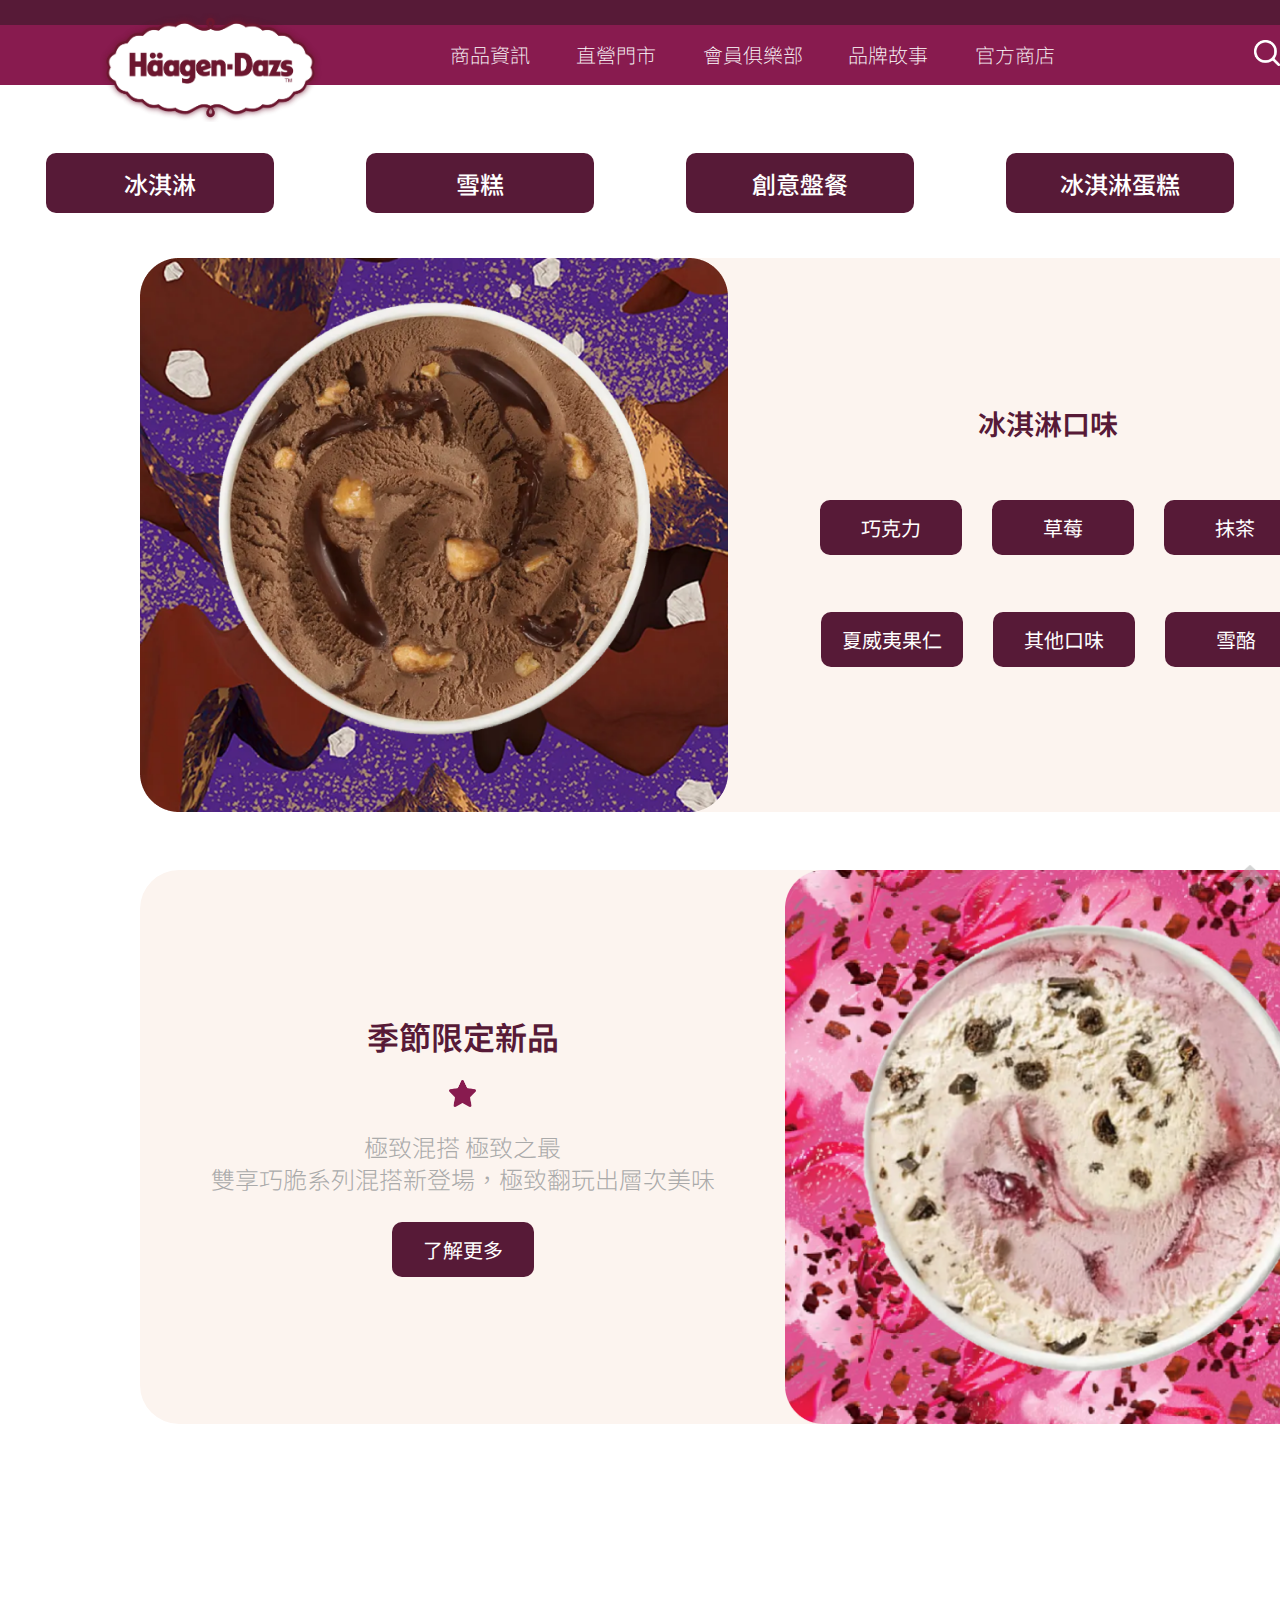
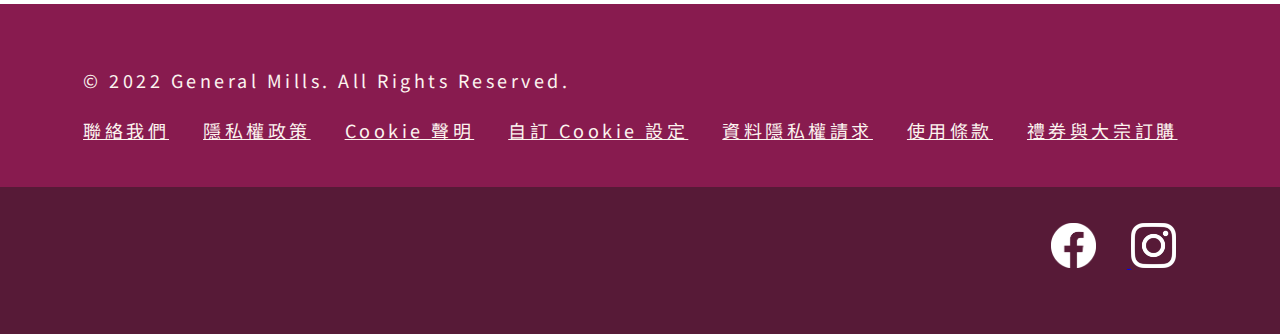
<file: allice.html>
<!DOCTYPE html>
<html lang="en">
<head>
    <meta charset="UTF-8">
    <meta http-equiv="X-UA-Compatible" content="IE=edge">
    <meta name="viewport" content="width=device-width, initial-scale=1.0">
    <title>商品資訊之冰吉寧</title>
    <link rel="stylesheet" href="allice.css">

    <script src="https://code.jquery.com/jquery-3.6.1.min.js"></script>
    <script src="ha.js"></script>

    <style>
        @import url('https://fonts.googleapis.com/css2?family=Noto+Sans+TC:wght@100;300;400;500;700;900&display=swap');
        </style>
</head>
<body>

    <header>
           <!-- navbar -->
    <div class="navbar">
        <div class="Rectangle1"></div>
        <a href="./index.html"><img src="img/HDicon.png" class="HDicon">   </a> 
        <div class="Rectangle2">
 
         <div class="navlist">
             <ul class="naav">         
          <li class="nav-list-item"> 
           <a href="#" class="nav">商品資訊</a>
           <ul class="下拉選單">
             <li class="nav-list-item"><a href="#"  class="下拉東">冰淇淋</a></li>
             <li class="nav-list-item"><a href="#"  class="下拉東">雪糕</a></li>
             <li class="nav-list-item"><a href="#"  class="下拉東">創意餐盤</a></li>
             <li class="nav-list-item"><a href="#"  class="下拉東">冰淇淋蛋糕</a></li>
           </ul>
         </li>
 
         <li ><a href="https://www.haagen-dazscakeorder.com/pages/shop-information" target=_blank class="nav">直營門市</a></li>
         <li ><a href="https://www.members.haagen-dazs.com.tw/" target=_blank  class="nav">會員俱樂部</a></li>
         <li ><a href="story.html"   class="nav">品牌故事</a></li>
         <li ><a href="https://www.haagen-dazscakeorder.com/?locale=zh-hant&utm_source=Officialwebsite&utm_medium=click&utm_campaign=20221004_shopline_officialwebsite&utm_content=Shopline" target=_blank  class="nav">官方商店</a></li>
          <img src="img/Seaarch.png" class="Seaarch">    
         </ul>
         </div> 
 
     </div>
    </header>


        <div class="commodity00">
            <a href="#"class="commodity01">
                <p class="commodity02">冰淇淋</p>
            </a>
            <a href="#"class="commodity01">
                <p class="commodity02">雪糕</p>
            </a>
            <a href="#"class="commodity01">
                <p class="commodity02">創意盤餐</p>
            </a>
            <a href="#"class="commodity01">
                <p class="commodity02">冰淇淋蛋糕</p>
            </a>
        </div>


    <main>
            <div class="alliceword">
                <img src="img/image 14.png" alt="14ice" class="Chice">
                <div class="bigtaste">
                    <p class="icetaste">冰淇淋口味</p>
                    <div class="taste1">
                        <a href="chocolate.html"class="taste00">
                            <p class="taste0">巧克力</p>
                        </a>

                        <a href="#"class="taste00">
                            <p class="taste0">草莓</p>
                        </a>

                        <a href="#"class="taste00">
                            <p class="taste0">抹茶</p>
                        </a>
                    </div>
                    <div class="taste2">
                        <a href="#" class="taste00">
                            <p class="taste01">夏威夷果仁</p>
                        </a>
                        <a href="#" class="taste00">
                            <p class="taste01">其他口味</p>
                        </a>
                        <a href="#" class="taste00">
                            <p class="taste0">雪酪</p>
                        </a>
                    </div>
                </div>
            </div>

            <div class="newice">
                <div class="bignew">
                    <p class="season">季節限定新品</p>
                    <img src="img/star.png" alt="star" class="star">
                   <p class="newword">極致混搭 極致之最<br>
                   雙享巧脆系列混搭新登場，極致翻玩出層次美味</p>
                   <a href="#" class="MORE00">
                       <p class="MORE01">了解更多</p>
                    </a>
                </div>
                <img src="img/image 15.png" alt="Stice" class="Stice">
        </div>

     <div class="back-top" title="回頂部"></div>


        <!-- <div>
            <img src="img/top.png" alt="top" class="top">
        </div> -->
    </main>

    <footer>
        <div class="footer-1">
      
      
       <div class="footer1-content">
            <div class="C2022">© 2022 General Mills. All Rights Reserved.</div>
          <div class="footerlist">
            <ul class="naav">
         <li ><a href="https://contactus.generalmills.com/?page=https://haagen-dazs.com.tw/&language=zh-hant"  target=_blank class="footer-text">聯絡我們</a></li>
         <li ><a href="https://www.generalmills.com/privacy-security/taiwan-traditional-chinese-privacy-policy" target=_blank class="footer-text" >隱私權政策</a></li>
         <li ><a href="https://www.generalmills.com/privacy-security/taiwan-traditional-chinese-privacy-policy#cookienotice" target=_blank class="footer-text" >Cookie 聲明</a></li>
         <li><a href="https://privacyportal.onetrust.com/webform/3fab4271-6836-4aa0-8642-6dfa1fba8014/893f829b-eda3-414d-9c05-9d7f11deb871" target=_blank class="footer-text">自訂 Cookie 設定</a></li>
         <li><a href="https://www.generalmills.com.tw/zh-TW/Company/terms-of-use" target=_blank class="footer-text">資料隱私權請求</a></li>
         <li><a href="https://www.generalmills.com.tw/zh-TW/Company/terms-of-use" target=_blank class="footer-text">使用條款</a></li>
         <li ><a href="https://www.haagen-dazs.com.tw/voucher" target=_blank class="footer-text">禮券與大宗訂購</a></li>
        </ul>
        </div> 
       </div>
      </div>
      
      
      
      
        <div class="footer-2">
      
          <div class="ig-fb">
            <a href="https://www.facebook.com/haagen.dazs.tw/"   target=_blank><img src="img/facebook.png"  class="facebook">
            </a>
      
            <a href="https://www.instagram.com/haagendazstw/"  target=_blank><img src="img/instagram.png" class="instagram">
            </a>
            </div>
          </div>
      
      </footer>

</body>
</html>
</file>
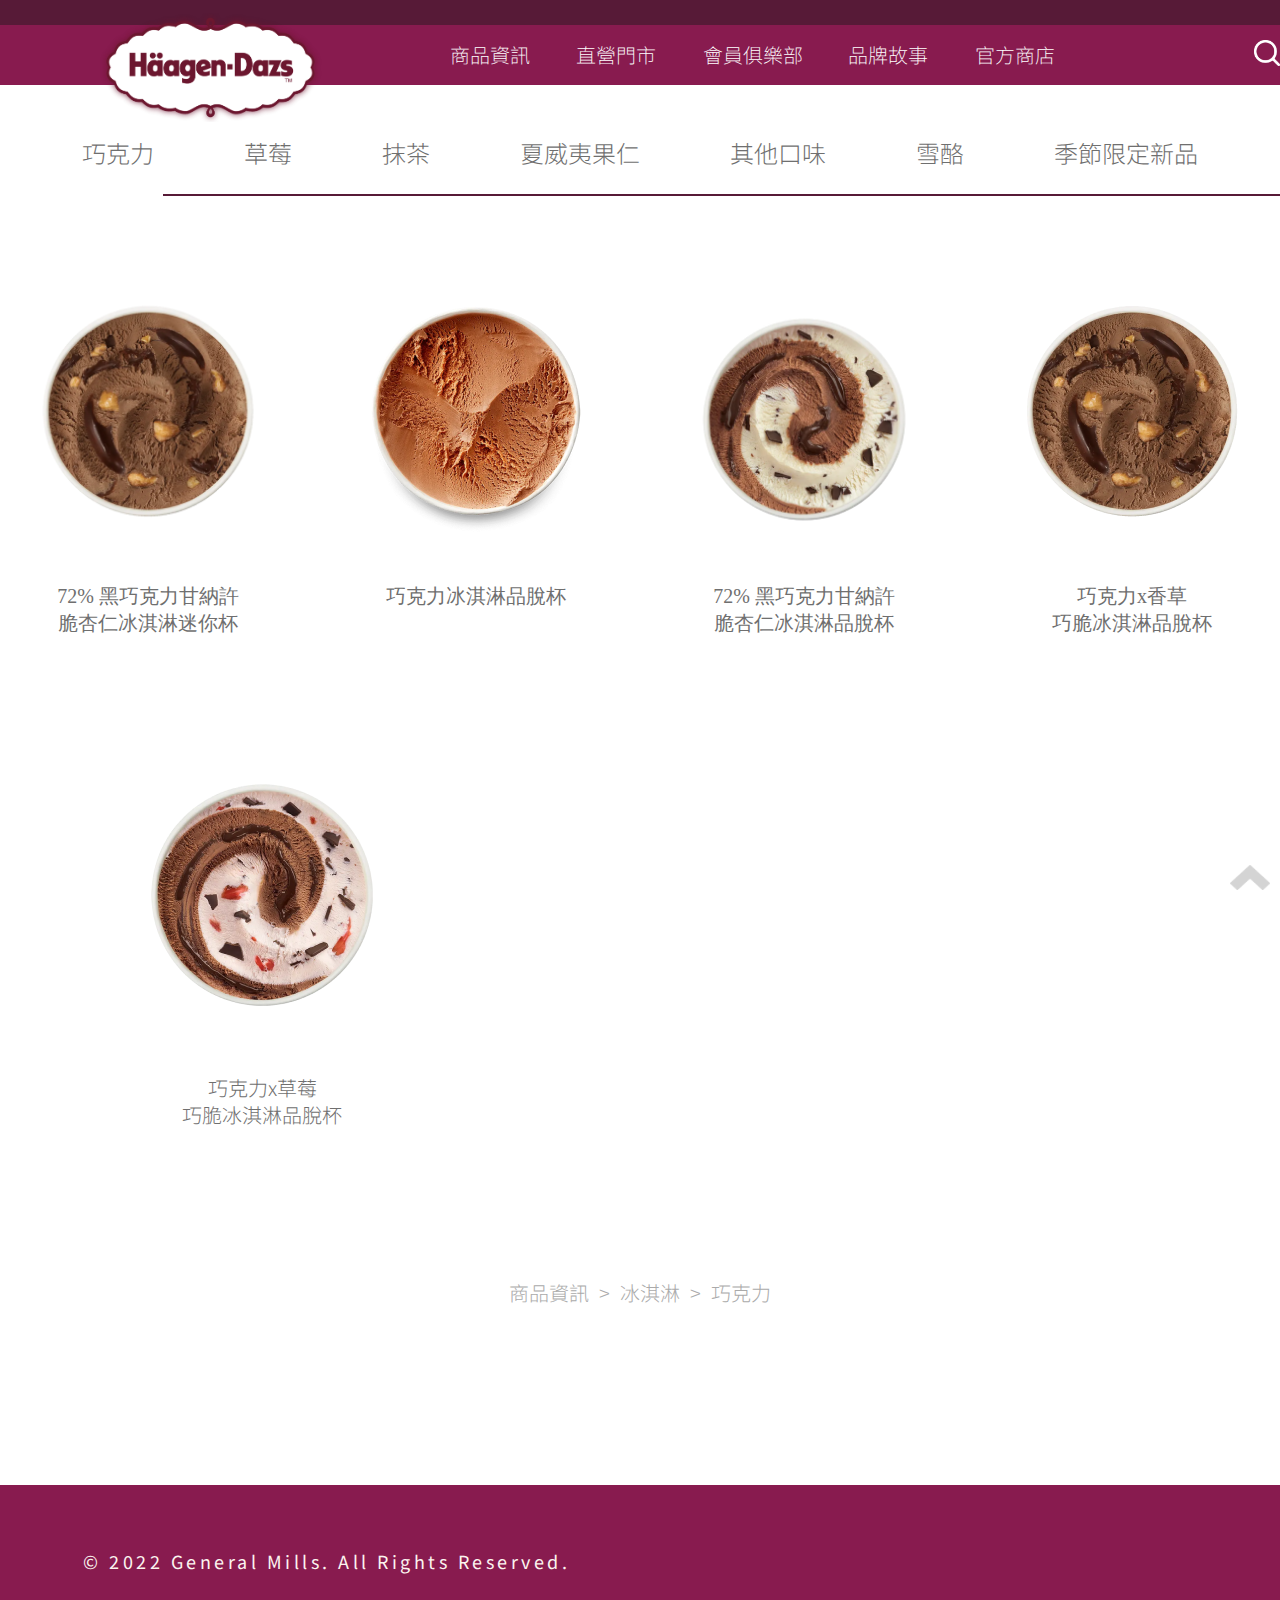
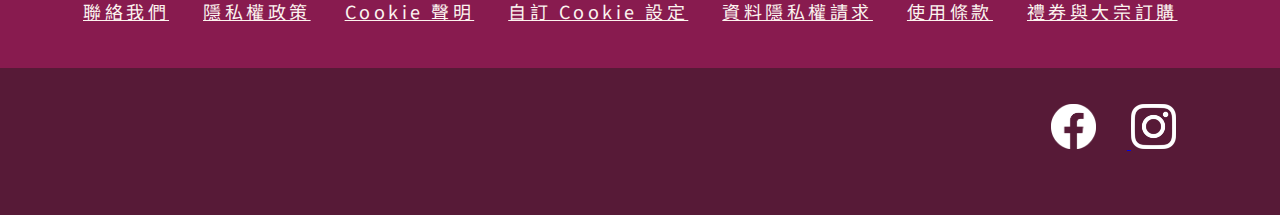
<file: chocolate.html>
<!DOCTYPE html>
<html lang="en">
<head>
    <meta charset="UTF-8">
    <meta http-equiv="X-UA-Compatible" content="IE=edge">
    <meta name="viewport" content="width=device-width, initial-scale=1.0">
    <title>好多巧克力</title>
    <link rel="stylesheet" href="chocolate.css">

    <script src="https://code.jquery.com/jquery-3.6.1.min.js"></script>
    <script src="ha.js"></script>

    <style>
        @import url('https://fonts.googleapis.com/css2?family=Noto+Sans+TC:wght@100;300;400;500;700;900&display=swap');
        </style>
</head>

<body>

    <header>
    
    <!-- navbar -->
    <div class="navbar">
        <div class="Rectangle1"></div>
        <a href="./index.html"><img src="img/HDicon.png" class="HDicon">   </a> 
        <div class="Rectangle2">
 
         <div class="navlist">
             <ul class="naav">         
          <li class="nav-list-item"> 
           <a href="#" class="nav">商品資訊</a>
           <ul class="下拉選單">
             <li class="nav-list-item"><a href="allice.html"  class="下拉東">冰淇淋</a></li>
             <li class="nav-list-item"><a href="#"  class="下拉東">雪糕</a></li>
             <li class="nav-list-item"><a href="#"  class="下拉東">創意餐盤</a></li>
             <li class="nav-list-item"><a href="#"  class="下拉東">冰淇淋蛋糕</a></li>
           </ul>
         </li>
 
         <li ><a href="https://www.haagen-dazscakeorder.com/pages/shop-information" target=_blank class="nav">直營門市</a></li>
         <li ><a href="https://www.members.haagen-dazs.com.tw/" target=_blank  class="nav">會員俱樂部</a></li>
         <li ><a href="story.html"   class="nav">品牌故事</a></li>
         <li ><a href="https://www.haagen-dazscakeorder.com/?locale=zh-hant&utm_source=Officialwebsite&utm_medium=click&utm_campaign=20221004_shopline_officialwebsite&utm_content=Shopline" target=_blank  class="nav">官方商店</a></li>
          <img src="img/Seaarch.png" class="Seaarch">    
         </ul>
         </div> 
 
     </div>
     </header>

        <div class="tastewhat00">
            <a href="#" class="tastewhat01">巧克力</a>
            <a href="#" class="tastewhat01">草莓</a>
            <a href="#" class="tastewhat01">抹茶</a>
            <a href="#" class="tastewhat01">夏威夷果仁</a>
            <a href="#" class="tastewhat01">其他口味</a>
            <a href="#" class="tastewhat01">雪酪</a>
            <a href="#" class="tastewhat01">季節限定新品</a>
        </div>

        <div class="line"></div>

     <main>

        <div class="allchocolate">
            <div class="chocolateone">
                    <a href="#" class="chocolate01">
                        <img src="img/image 19.png" alt="chocolate02" class="chocolate02">
                        <p class="chocolate03">72% 黑巧克力甘納許<br>脆杏仁冰淇淋迷你杯</p>
                    </a>
                    <a href="#" class="chocolate01">
                        <img src="img/image 20.png" alt="chocolate02" class="chocolate02">
                        <p class="chocolate03">巧克力冰淇淋品脫杯</p>
                    </a>
                    <a href="#" class="chocolate01">
                        <img src="img/image 21.png" alt="chocolate02" class="chocolate02">
                        <p class="chocolate03">72% 黑巧克力甘納許<br>脆杏仁冰淇淋品脫杯</p>
                    </a>
                    <a href="#" class="chocolate01">
                        <img src="img/image 22.png" alt="chocolate02" class="chocolate02">
                        <p class="chocolate03">巧克力x香草<br>巧脆冰淇淋品脫杯</p>
                    </a>
            </div>

            <div class="chocolatetwo">
                    <a href="#" class="chocolate012" >
                        <img src="img/image 23.png" alt="chocolate02" class="chocolate022">
                        <p class="chocolate032">巧克力x草莓<br>巧脆冰淇淋品脫杯</p>
                    </a>
            </div>
        </div>

        <div class="menu02">
            <a href="#" class="menu021">商品資訊</a>
            <p class="menu022">></p>
            <a href="#" class="menu021">冰淇淋</a>
            <p class="menu022">></p>
            <a href="#" class="menu021">巧克力</a>
        </div>
     </main>

     <div class="back-top" title="回頂部"></div>

</body>

<footer>
        <div class="footer-1">
      
      
       <div class="footer1-content">
            <div class="C2022">© 2022 General Mills. All Rights Reserved.</div>
          <div class="footerlist">
            <ul class="naav">
         <li ><a href="https://contactus.generalmills.com/?page=https://haagen-dazs.com.tw/&language=zh-hant"  target=_blank class="footer-text">聯絡我們</a></li>
         <li ><a href="https://www.generalmills.com/privacy-security/taiwan-traditional-chinese-privacy-policy" target=_blank class="footer-text" >隱私權政策</a></li>
         <li ><a href="https://www.generalmills.com/privacy-security/taiwan-traditional-chinese-privacy-policy#cookienotice" target=_blank class="footer-text" >Cookie 聲明</a></li>
         <li><a href="https://privacyportal.onetrust.com/webform/3fab4271-6836-4aa0-8642-6dfa1fba8014/893f829b-eda3-414d-9c05-9d7f11deb871" target=_blank class="footer-text">自訂 Cookie 設定</a></li>
         <li><a href="https://www.generalmills.com.tw/zh-TW/Company/terms-of-use" target=_blank class="footer-text">資料隱私權請求</a></li>
         <li><a href="https://www.generalmills.com.tw/zh-TW/Company/terms-of-use" target=_blank class="footer-text">使用條款</a></li>
         <li ><a href="https://www.haagen-dazs.com.tw/voucher" target=_blank class="footer-text">禮券與大宗訂購</a></li>
        </ul>
        </div> 
       </div>
      </div>
      
      
      
      
        <div class="footer-2">
      
          <div class="ig-fb">
            <a href="https://www.facebook.com/haagen.dazs.tw/"   target=_blank><img src="img/facebook.png"  class="facebook">
            </a>
      
            <a href="https://www.instagram.com/haagendazstw/"  target=_blank><img src="img/instagram.png" class="instagram">
            </a>
            </div>
          </div>
      
      </footer>
</file>
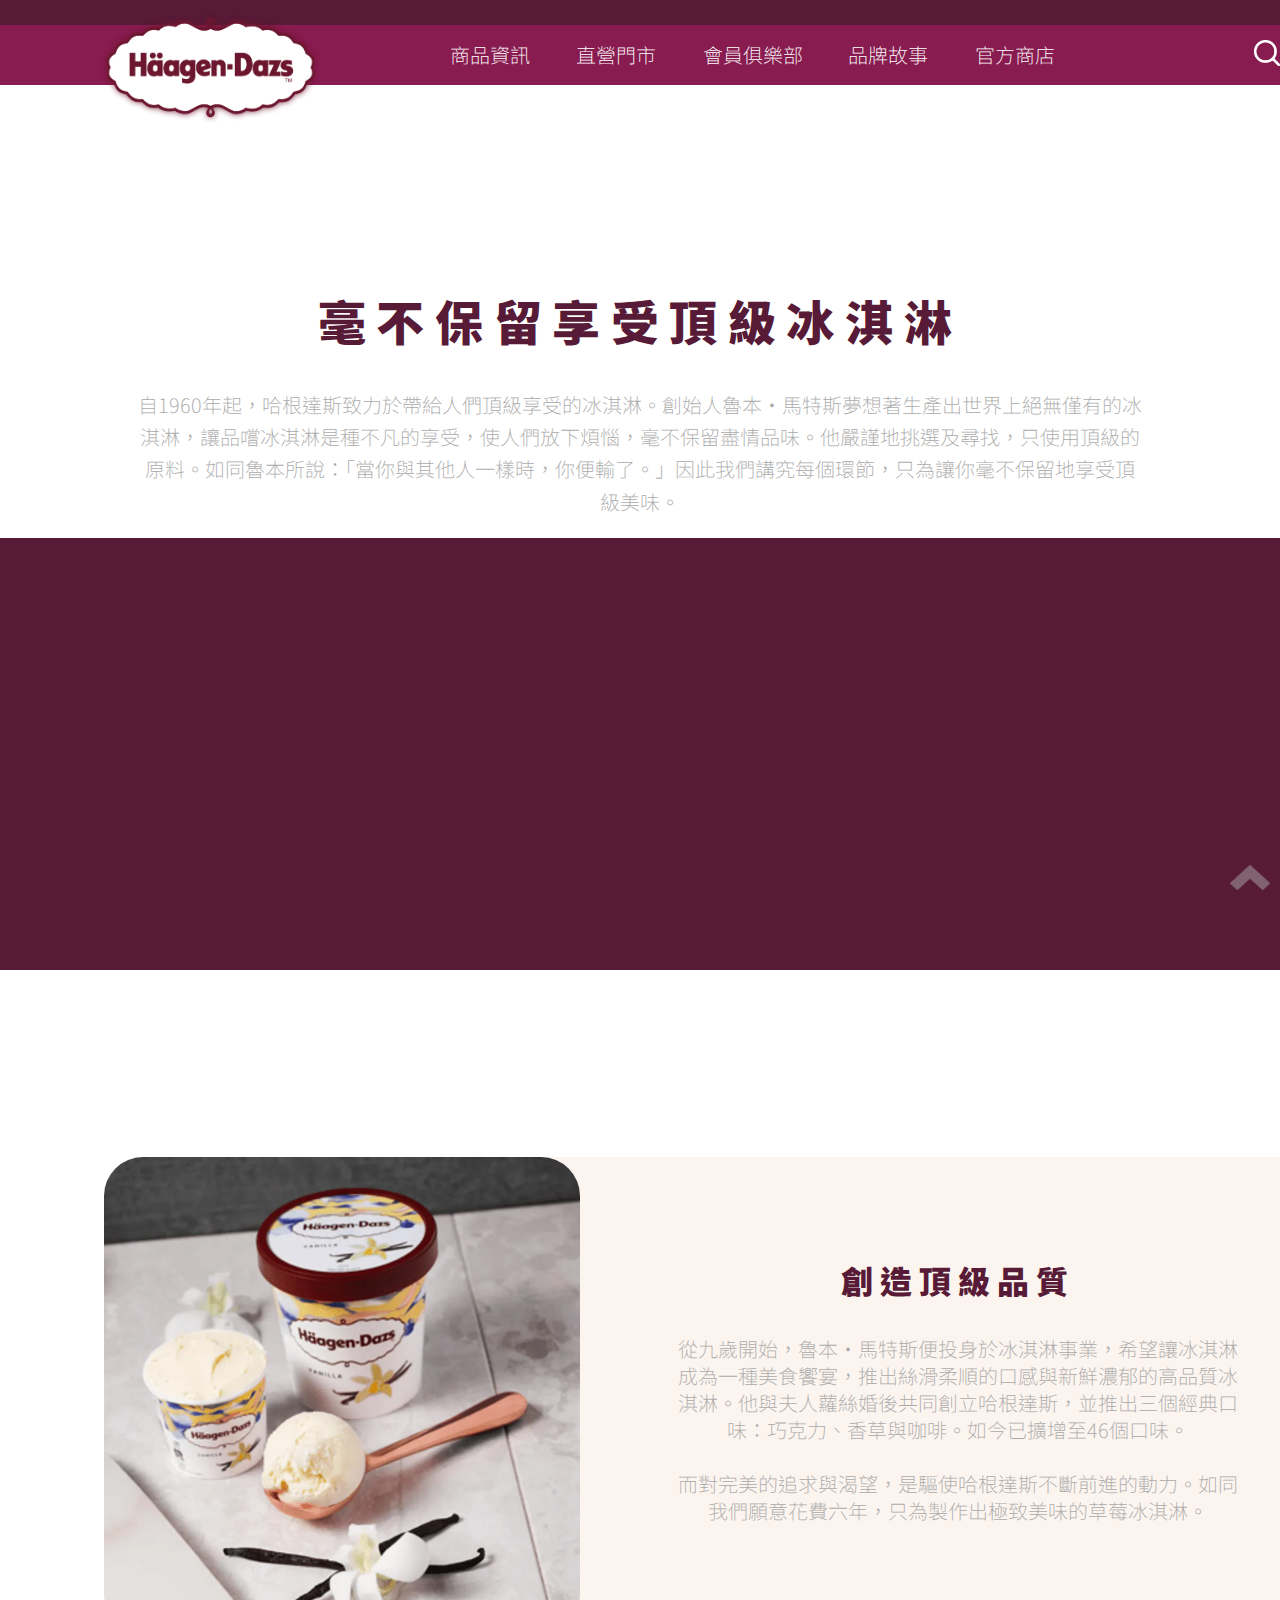
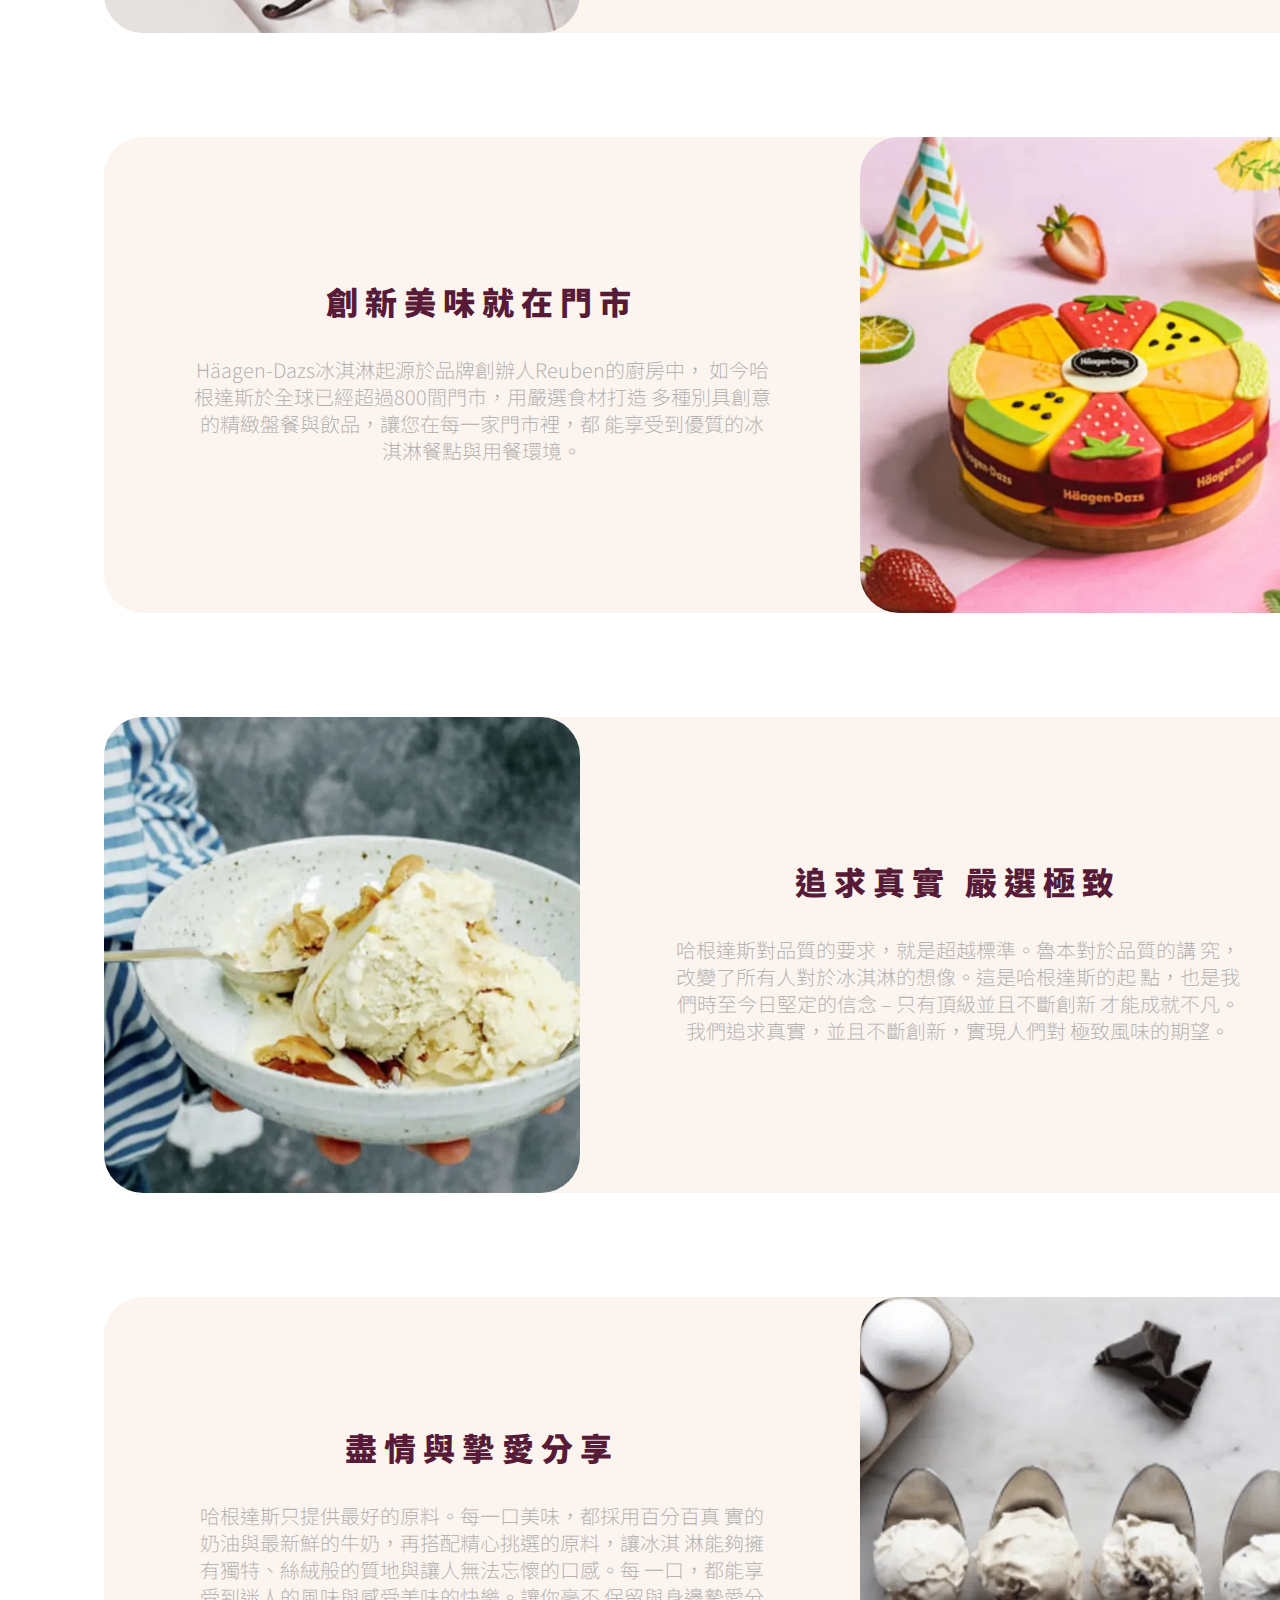
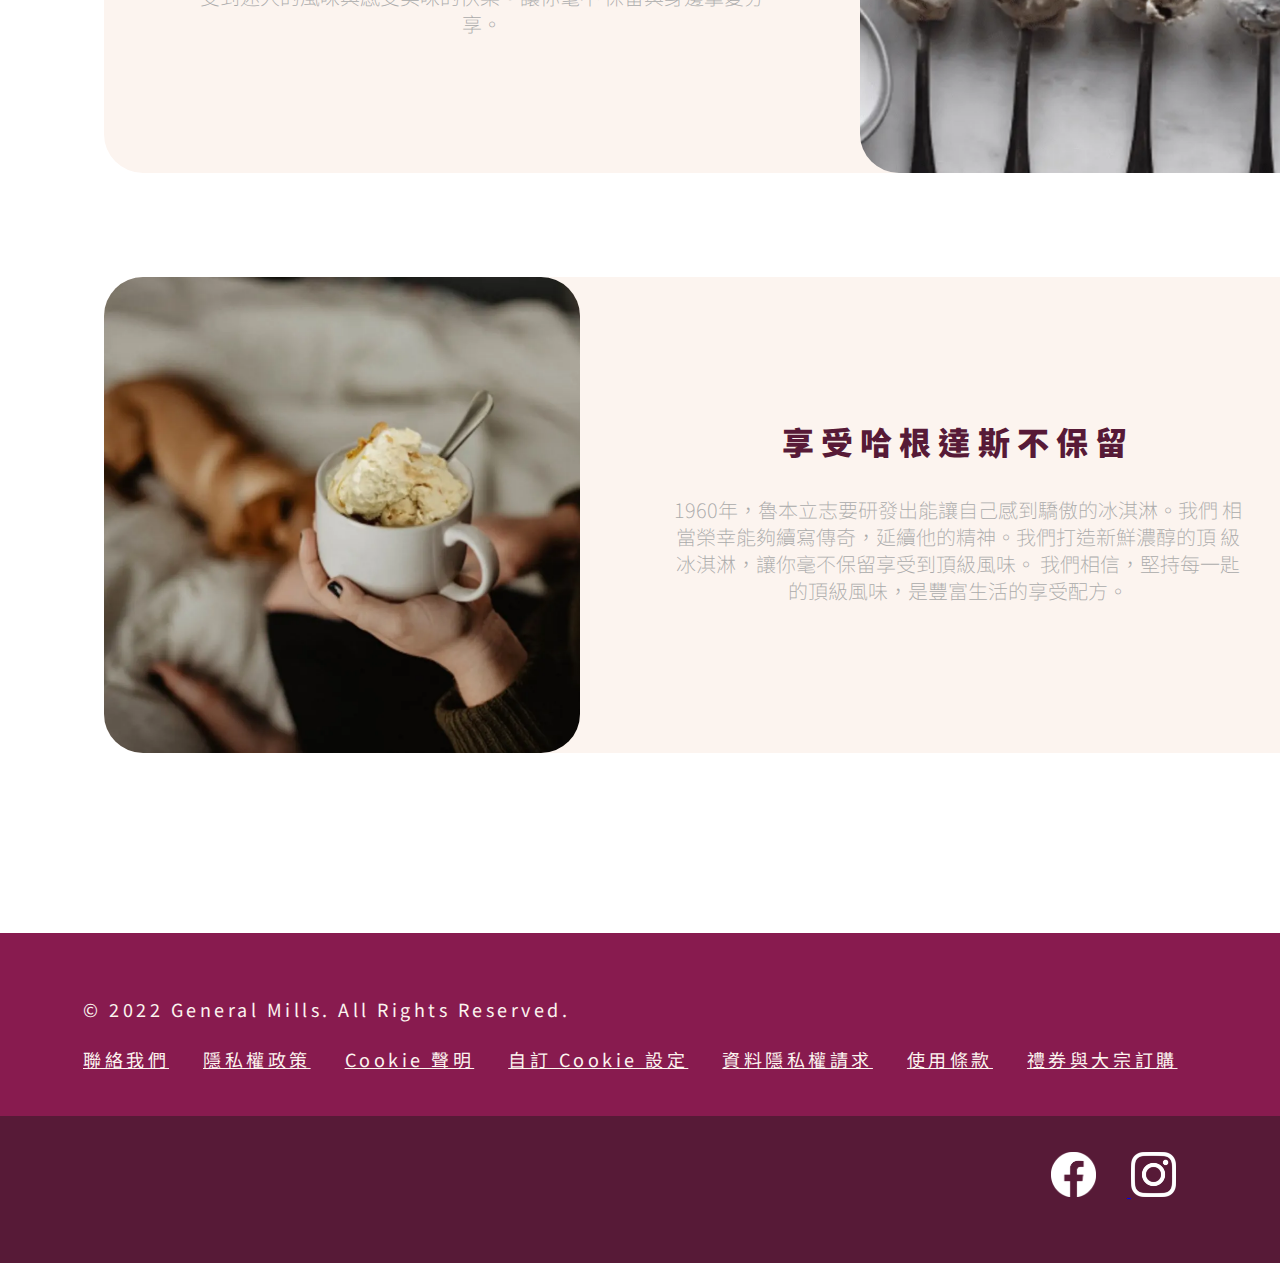
<file: story.html>
<!DOCTYPE html>
<html>
    <head>
        <style>
            @import url('https://fonts.googleapis.com/css2?family=Noto+Sans+TC:wght@100;300;400;500;700;900&display=swap');
        </style>
        <link rel = "stylesheet" href = "./story_style.css">
        <script src="https://code.jquery.com/jquery-3.6.1.min.js"></script>
    <script src="ha.js"></script>
        <title>Häagen-Dazs website_HW</title>
    </head>
    <body>
            <header>
                <div class="navbar">
                    <div class="Rectangle1"></div>
                    <a href="./index.html"><img src="img/HDicon.png" class="HDicon">   </a> 
                    <div class="Rectangle2">
        
                    <div class="navlist">
                        <ul class="naav">         
                            <li class="nav-list-item"> 
                                <a href="#" class="nav">商品資訊</a>
                                <ul class="下拉選單">
                                    <li class="nav-list-item"><a href="allice.html"  class="下拉東">冰淇淋</a></li>
                                    <li class="nav-list-item"><a href="#"  class="下拉東">雪糕</a></li>
                                    <li class="nav-list-item"><a href="#"  class="下拉東">創意餐盤</a></li>
                                    <li class="nav-list-item"><a href="#"  class="下拉東">冰淇淋蛋糕</a></li>
                                </ul>
                            </li>
        
                            <li ><a href="https://www.haagen-dazscakeorder.com/pages/shop-information" class="nav">直營門市</a></li>
                            <li ><a href="https://www.members.haagen-dazs.com.tw/" class="nav">會員俱樂部</a></li>
                            <li ><a href="#" class="nav">品牌故事</a></li>
                            <li ><a href="https://www.haagen-dazscakeorder.com/?locale=zh-hant&utm_source=Officialwebsite&utm_medium=click&utm_campaign=20221004_shopline_officialwebsite&utm_content=Shopline" class="nav">官方商店</a></li>
                            <img src="img/Seaarch.png" class="Search">    
                        </ul>
                    </div> 
                </div>
            </header>
            <body>
                <div class = "part1">
                    <h1 class = "part1_title">毫不保留享受頂級冰淇淋</h1>
                    <p class="PP">自1960年起，哈根達斯致力於帶給人們頂級享受的冰淇淋。創始人魯本‧馬特斯夢想著生產出世界上絕無僅有的冰淇淋，讓品嚐冰淇淋是種不凡的享受，使人們放下煩惱，毫不保留盡情品味。他嚴謹地挑選及尋找，只使用頂級的原料。如同魯本所說：「當你與其他人一樣時，你便輸了。」因此我們講究每個環節，只為讓你毫不保留地享受頂級美味。</p>
                    <div class = "part1_viedo">
                        <iframe width="765" height="432" src="https://www.youtube.com/embed/fQvtiS2Tx5M"
                        title="YouTube video player" frameborder="0"
                        allow="accelerometer; autoplay; clipboard-write; encrypted-media; gyroscope; picture-in-picture"
                        allowfullscreen></iframe>
                    </div>
                </div>
                <div class = "part2">
                    <div class = "pic_left">
                        <img src = "img/pic1.png" alt = "story_1" class = "story_pic">
                        <div class = part2_word>
                            <h1 class = "part2_title">創造頂級品質</h1>
                            <p>從九歲開始，魯本‧馬特斯便投身於冰淇淋事業，希望讓冰淇淋
                                成為一種美食饗宴，推出絲滑柔順的口感與新鮮濃郁的高品質冰
                                淇淋。他與夫人蘿絲婚後共同創立哈根達斯，並推出三個經典口
                                味：巧克力、香草與咖啡。如今已擴增至46個口味。
                            <br>
                            <br>
                                而對完美的追求與渴望，是驅使哈根達斯不斷前進的動力。如同
                                我們願意花費六年，只為製作出極致美味的草莓冰淇淋。</p>
                        </div>
                    </div>
                    <div class = "pic_right">
                        <img src = "img/pic2.png" alt = "story_2" class = "story_pic">
                        <div class = "part2_word">
                            <h1 class = "part2_title">創新美味就在門市</h1>
                            <p>Häagen-Dazs冰淇淋起源於品牌創辦人Reuben的廚房中，
                                如今哈根達斯於全球已經超過800間門市，用嚴選食材打造
                                多種別具創意的精緻盤餐與飲品，讓您在每一家門市裡，都
                                能享受到優質的冰淇淋餐點與用餐環境。</p>
                        </div>
                    </div>
                    <div class = "pic_left">
                        <img src = "img/pic3.png" alt = "story_3" class = "story_pic">
                        <div class = "part2_word">    
                            <h1 class = "part2_title">追求真實 嚴選極致</h1>
                            <p>哈根達斯對品質的要求，就是超越標準。魯本對於品質的講
                                究，改變了所有人對於冰淇淋的想像。這是哈根達斯的起
                                點，也是我們時至今日堅定的信念 – 只有頂級並且不斷創新
                                才能成就不凡。我們追求真實，並且不斷創新，實現人們對
                                極致風味的期望。</p>
                        </div>
                    </div>
                    <div class = "pic_right">
                        <img src = "img/pic4.png" alt = "story_4" class = "story_pic">
                        <div class = "part2_word">
                            <h1 class = "part2_title">盡情與摯愛分享</h1>
                            <p>哈根達斯只提供最好的原料。每一口美味，都採用百分百真
                                實的奶油與最新鮮的牛奶，再搭配精心挑選的原料，讓冰淇
                                淋能夠擁有獨特、絲絨般的質地與讓人無法忘懷的口感。每
                                一口，都能享受到迷人的風味與感受美味的快樂。讓你毫不
                                保留與身邊摯愛分享。</p>
                        </div>
                    </div>
                    <div class = "pic_left">
                        <img src = "img/pic5.png" alt = "story_5" class = "story_pic">
                        <div class = "part2_word">
                        <h1 class = "part2_title">享受哈根達斯不保留</h1>
                            <p>1960年，魯本立志要研發出能讓自己感到驕傲的冰淇淋。我們
                                相當榮幸能夠續寫傳奇，延續他的精神。我們打造新鮮濃醇的頂
                                級冰淇淋，讓你毫不保留享受到頂級風味。
                                我們相信，堅持每一匙的頂級風味，是豐富生活的享受配方。</p>
                        </div>
                    </div>
                    <!-- <img src = "picture/top.png" alt = "top" class = "top"> -->
                    <div class="back-top" title="回頂部"></div>
                </div>
            </body>
            <footer>
                <div class="footer-1">
              
              
               <div class="footer1-content">
                    <div class="C2022">© 2022 General Mills. All Rights Reserved.</div>
                  <div class="footerlist">
                    <ul class="naav">
                 <li ><a href="https://contactus.generalmills.com/?page=https://haagen-dazs.com.tw/&language=zh-hant"  target=_blank class="footer-text">聯絡我們</a></li>
                 <li ><a href="https://www.generalmills.com/privacy-security/taiwan-traditional-chinese-privacy-policy" target=_blank class="footer-text" >隱私權政策</a></li>
                 <li ><a href="https://www.generalmills.com/privacy-security/taiwan-traditional-chinese-privacy-policy#cookienotice" target=_blank class="footer-text" >Cookie 聲明</a></li>
                 <li><a href="https://privacyportal.onetrust.com/webform/3fab4271-6836-4aa0-8642-6dfa1fba8014/893f829b-eda3-414d-9c05-9d7f11deb871" target=_blank class="footer-text">自訂 Cookie 設定</a></li>
                 <li><a href="https://www.generalmills.com.tw/zh-TW/Company/terms-of-use" target=_blank class="footer-text">資料隱私權請求</a></li>
                 <li><a href="https://www.generalmills.com.tw/zh-TW/Company/terms-of-use" target=_blank class="footer-text">使用條款</a></li>
                 <li ><a href="https://www.haagen-dazs.com.tw/voucher" target=_blank class="footer-text">禮券與大宗訂購</a></li>
                </ul>
                </div> 
               </div>
              </div>
              
              
              
              
                <div class="footer-2">
              
                  <div class="ig-fb">
                    <a href="https://www.facebook.com/haagen.dazs.tw/"   target=_blank><img src="img/facebook.png"  class="facebook">
                    </a>
              
                    <a href="https://www.instagram.com/haagendazstw/"  target=_blank><img src="img/instagram.png" class="instagram">
                    </a>
                    </div>
                  </div>
              
              </footer>
              
        </div>
    </body>
</html>
</file>
<file: allice.css>
html{
    font-family: Arial; 
    box-sizing: border-box;
    font-family: 'Noto Sans TC', sans-serif;
}

*,*:after,*:before{
    box-sizing: inherit;
}

body{
    margin:0px;
    margin-left: auto;
    margin-right: auto;
}


.Rectangle1{

    width: 100%;
    height: 25px;
    left: 0px;
    top: 0px;
    background: #571A37;
    }
    
    .Rectangle2{
        width:100%;
        height: 60px;
        left: 0px;
        top: 0px;
        background: #881B4F;
        display: flex;
    }
    
    .navbar{
     margin: 0;
     padding: 0;
    width: 100%;
    
    }
    
    .Seaarch{
    width: 26px;
    height: 26px;
    left: 1265px;
    top: 79px;
    margin-left: 153px;
    margin-top: 15px;
    }
    
    .HDicon{
        z-index: 1;
        position:absolute;
        
    width: 229px;
    height: 109px;
    left: 96px;
    top: 13px;
    
    }
    
    
    .navlist{
    
    margin-left: 450px;
    list-style: none;
    
    }
    
    .naav{
        display: flex;
        list-style: none;
        padding-left: 0;
        margin: 0;
        
    }
    
    .nav{
      align-self: center;
      margin-right: 53px; 
      font-weight: 400;
      font-size: 20px;
      line-height:60px;
      color: #FFFFFF;
      text-decoration: none;
      font-weight: 200;
      
    }
    
    .nav{
        position:relative;
      }
    
      .nav::after{
        content:" ";
        position: absolute;
        right:50%;
        left:50%;
        bottom:-5px;
        border-bottom:2px solid  #FCF4EF;
        transition: .3s;
      }
      .nav:hover::after{
        right:0%;
        left:0%;
      }
    */

    /*下拉選單*/  

.top-2{
    position: relative;
    display: inline-block;
}

.下拉選單{

    background-color: #FCF4EF;
    position: absolute;
    margin: 0;
    padding: 0;
    left: 0;
    width: 100%;
    height: 80px;
    display: flex;
    justify-content: center;
    align-items: center;
    list-style: none;
    display: none;


}

.下拉東{
    text-decoration: none;
    margin-right:91px ;
    font-weight: 200;
    font-size: 20px;
    line-height: 85px;
    color: #571A37;
    

    
}

.nav-list-item
{
    height: 100%;
}


.nav-list-item1
{
    height: 100%;
}


.nav-list-item:hover .下拉選單{
    display: flex;
}

.commodity00{
    display: flex;
    justify-content: center;
    margin: 68px 0 45px;
}

.commodity01{
    text-decoration:none;
    display: flex;
    justify-content: center;
    align-items: center;
    width: 234px;
    height: 60px;
    margin: 0px 46px  ;
    background: #571A37;
    border-radius: 10px;
    transition: all .2s linear;
}

.commodity01:hover{
    background: #881B4F;
    transform: scale(0.95);
}

.commodity02{
    font-style: normal;
    font-weight: 500;
    font-size: 24px;
    line-height: 39px;
    color: #FFFFFF;

}

.alliceword{
    display: flex;
    flex-direction:row;
    width: 1232px;
    height: 554px;
    left: 511px;
    top: 298px;
    background: #FCF4EF;
    border-radius: 39px;
    margin: 0 0 0 140px; 
}

.icetaste{
    width: 160px;
    height: 39px;
    left: 954px;
    top: 400px;
    font-style: normal;
    font-weight: 600;
    font-size: 28px;
    line-height: 39px;
    color: #571A37;
    margin: 0px 0px 57px 0px;

}

.bigtaste{
    display: flex;
    flex-direction: column;
    justify-content: center;
    align-items: center;
    width: 400px;
    margin: 0 0 0 130px; 
}

.taste1{
    display: flex;
    justify-content: space-between;
    align-items: center;
    left: 791px;
    top: 511px;    
    margin: 0 30px 57px 40px;
}

.taste00{
    text-decoration:none;
    display: flex;
    justify-content: center;
    align-items: center;
    margin: 0px 15px  ;
    width: 142px;
    height: 55px;
    background: #571A37;
    border-radius: 10px;
    transition: all .2s linear;
}

.taste00:hover{
    background: #881B4F;
    transform: scale(0.95);
}

.taste01{
    text-decoration:none;
    font-style: normal;
    font-size: 20px;    
    border-radius: 10px;
    color: #FFFFFF;
}

.taste0{
    font-style: normal;
    font-size: 20px;    
    border-radius: 10px;
    color: #FFFFFF;
}

.taste2{
    display: flex;
    justify-content: space-between;
    align-items: center;
    left: 791px;
    top: 511px;    
    margin: 0 28px 0 40px;
}

.newice{
    display: flex;
    flex-direction:row;
    width: 1232px;
    height: 554px;
    left: 511px;
    top: 298px;
    background: #FCF4EF;
    border-radius: 39px;
    margin: 58px 0 0 140px; 
}

.bignew{
    display: flex;
    flex-direction: column;
    justify-content: center;
    align-items: center;
    width: 646px;
}

.star{
    width: 27px;
    height: 27px;
    margin: 0px 0px 24px 0px;
}

.season{
    width: 192px;
    height: 39px;
    left: 954px;
    top: 400px;
    font-style: normal;
    font-weight: 600;
    font-size: 32px;
    line-height: 39px;
    color: #571A37;
    margin: 0px 0px 24px 0px;
}

.newword{
    width: 504px;
    height: 64px;
    left: 176px;
    top: 1220px;
    font-style: normal;
    font-weight: 300;
    font-size: 24px;
    line-height: 135%;
    text-align: center;
    color: #AAAAAA;
    margin: 0px 0px 27px 0px;
}

.MORE00{
    text-decoration:none;
    display: flex;
    justify-content: center;
    align-items: center;
    width: 142px;
    height: 55px;
    left: 357px;
    top: 1311px;
    background: #571A37;
    border-radius: 10px;
    transition: all .2s linear;
}

.MORE00:hover{
    background: #881B4F;
    transform: scale(0.95);
}

.MORE01{
    font-style: normal;
    font-weight: 400;
    font-size: 20px;
    line-height: 29px;
    color: #FFFFFF;
}

/*footer*/

.footer-1{
    margin: 0;
    margin-top: 180px;
    height: 183px;
    background: #881B4F;
    }
    
    .footer1-content{
    padding-top: 65px;
    padding-left: 83px;
    
    }
    
    
    .C2022{
        font-weight: 600;
        font-size: 18px;
        line-height: 22px;   
        letter-spacing: 0.195em;
        color: #FCF4EF;
        font-weight: 400;
    }
    
    
    .footer-text{
    font-weight: 600;
    font-size: 18px;
    line-height: 0px;
    letter-spacing: 0.195em;
    text-decoration-line: underline;
    color: #FCF4EF;
    margin-right: 34px;
    font-weight: 400;
    
    
    }
    
    
    .footerlist{
        margin: 0%;
        margin-top: 28PX;
    
    }
    
    .footer-2{
    height: 147px;
    background: #571A37;
    display: flex;
    flex-direction: row-reverse;
    
    
    
    }
    
    
    
    .ig-fb{
    margin-top: 36px;
    margin-right: 104px;
    
    }
    
    .instagram{
        width: 45px;
        height: 45px;
        transition: all .2s linear;
    }
    
    .facebook{
        width: 45px;
        height: 45px;
        margin-right: 31px;
        transition: all .2s linear;
    }
    
    .instagram:hover{
        transform: scale(0.95);
    }
    
    .facebook:hover{
        transform: scale(0.95);
    }


/* top */

.back-top {
    z-index: 99999;
    position: fixed;
    bottom: 5px;
    right: 5px;
    cursor: pointer;
    opacity: 0.5;
    filter: Alpha(opacity=50);
    width: 51px;
    height: 35px;
    background:  center no-repeat
      url(./img/top.png);
    background-size: 40px 25px;
    border-radius: 12px;
    /*border: 1px rgba(255, 255, 255, 0.6) solid;*/
    transform: translateY(0%);
    transition: all 0.2s linear;
  }
  
  .back-top:hover {
    opacity: 0.8;
  }
  
  .back-top.hide {
    opacity: 0;
    filter: Alpha(opacity=0);
    transform: translateY(150%);
  }
</file>
<file: chocolate.css>
html{
    font-family: Arial; 
    box-sizing: border-box;
    font-family: 'Noto Sans TC', sans-serif;
}

*,*:after,*:before{
    box-sizing: inherit;
}

body{
    margin:0px;
    margin-left: auto;
    margin-right: auto;
}


.Rectangle1{

    width: 100%;
    height: 25px;
    left: 0px;
    top: 0px;
    background: #571A37;
    }
    
    .Rectangle2{
        width:100%;
        height: 60px;
        left: 0px;
        top: 0px;
        background: #881B4F;
        display: flex;
    }
    
    .navbar{
     margin: 0;
     padding: 0;
    width: 100%;
   
    
    }
    
    .Seaarch{
    width: 26px;
    height: 26px;
    left: 1265px;
    top: 79px;
    margin-left: 153px;
    margin-top: 15px;
    }
    
    .HDicon{
        z-index: 1;
        position:absolute;
        
    width: 229px;
    height: 109px;
    left: 96px;
    top: 13px;
    
    }
    
    
    .navlist{
    
    margin-left: 450px;
    list-style: none;
    
    }
    
    .naav{
        display: flex;
        list-style: none;
        padding-left: 0;
        margin: 0;
        
    }
    
    .nav{
      align-self: center;
      margin-right: 53px; 
      font-weight: 400;
      font-size: 20px;
      line-height:60px;
      color: #FFFFFF;
      text-decoration: none;
      font-weight: 200;
      
    }
    
    .nav{
        position:relative;
      }
    
      .nav::after{
        content:" ";
        position: absolute;
        right:50%;
        left:50%;
        bottom:-5px;
        border-bottom:2px solid  #FCF4EF;
        transition: .3s;
      }
      .nav:hover::after{
        right:0%;
        left:0%;
      }
    */

    /*下拉選單*/  

.top-2{
    position: relative;
    display: inline-block;
}

.下拉選單{

    background-color: #FCF4EF;
    position: absolute;
    margin: 0;
    padding: 0;
    left: 0;
    width: 100%;
    height: 80px;
    display: flex;
    justify-content: center;
    align-items: center;
    list-style: none;
    display: none;


}

.下拉東{
    text-decoration: none;
    margin-right:91px ;
    font-weight: 200;
    font-size: 20px;
    line-height: 85px;
    color: #571A37;
    

    
}

.nav-list-item
{
    height: 100%;
}


.nav-list-item1
{
    height: 100%;
}


.nav-list-item:hover .下拉選單{
    display: flex;
}

.tastewhat00{
    display: flex;
    flex-direction:row;
    align-items: center;
    justify-content: center;
}

.tastewhat01{
    text-decoration:none;
    height: 29px;
    top: 212px;
    font-style: normal;
    font-weight: 300;
    font-size: 24px;
    line-height: 29px;
    color: #6F6F6F;
    margin: 53px 45px 27px 45px;
}

.tastewhat01:hover{
    font-weight: 400;
    color: #881B4F;
}

.line{
    width: 1188px;
    border: 1px solid #571A37;
    margin: 0px 0 0px 163px;
}


.chocolateone{
    display: flex;
    flex-direction:row;
    align-items: center;
    justify-content: center;
    margin: 79px 0px 0px 0px;
}

.chocolate01{
    text-decoration:none;
    display: flex;
    flex-direction:column;
    align-items: center;
    justify-content: center;
    margin: 0px 20px;
    transition: all .2s linear;
}

.chocolate01:hover{
    transform: scale(0.95);
}

.chocolate03{
    width: 186px;
    height: 54px;
    left: 1123px;
    top: 638px;
    font-family: 'Inter';
    font-style: normal;
    font-weight: 300;
    font-size: 20px;
    line-height: 135%;
    text-align: center;
    color: #6F6F6F;
}

.menu02{
    display: flex;
    flex-direction:row;
    align-items: center;
    justify-content: center;
    
}

.menu021{
    text-decoration:none;
    font-style: normal;
    font-weight: 300;
    font-size: 20px;
    line-height: 24px;
    color: #AAAAAA;
    margin: 133px 5px 0px 5px;
}

.menu021:hover{
    font-weight: 400;
    color: #881B4F;
}

.menu022{
    text-decoration:none;
    font-style: normal;
    font-weight: 300;
    font-size: 20px;
    line-height: 24px;
    color: #AAAAAA;
    margin: 133px 5px 0px 5px;
}


.chocolate032{
    width: 186px;
    height: 54px;
    left: 1123px;
    top: 638px;
    font-style: normal;
    font-weight: 300;
    font-size: 20px;
    line-height: 135%;
    text-align: center;
    color: #6F6F6F;
}

.chocolate012{
    text-decoration:none;
    display: flex;
    flex-direction:column;
    align-items: center;
    justify-content: center;
    margin: 79px 0px 0px 0px;
    transition: all .2s linear;
}

.chocolate012:hover{
    transform: scale(0.95);
}

.chocolate02{
    width: 288px;
    height: 288px;
}

.chocolatetwo{
    display: flex;
    flex-direction: row;
    align-items: center;
    margin: 0px 0px 0px 103px
}

/*footer*/

.footer-1{
    margin: 0;
    margin-top: 180px;
    height: 183px;
    background: #881B4F;
    }
    
    .footer1-content{
    padding-top: 65px;
    padding-left: 83px;
    
    }
    
    
    .C2022{
        font-weight: 600;
        font-size: 18px;
        line-height: 22px;   
        letter-spacing: 0.195em;
        color: #FCF4EF;
        font-weight: 400;
    }
    
    
    .footer-text{
    font-weight: 600;
    font-size: 18px;
    line-height: 0px;
    letter-spacing: 0.195em;
    text-decoration-line: underline;
    color: #FCF4EF;
    margin-right: 34px;
    font-weight: 400;
    
    
    }
    
    
    .footerlist{
        margin: 0%;
        margin-top: 28PX;
    
    }
    
    .footer-2{
    height: 147px;
    background: #571A37;
    display: flex;
    flex-direction: row-reverse;
    
    
    
    }
    
    
    
    .ig-fb{
    margin-top: 36px;
    margin-right: 104px;
    
    }
    
    .instagram{
        width: 45px;
        height: 45px;
        transition: all .2s linear;
    }
    
    .facebook{
        width: 45px;
        height: 45px;
        margin-right: 31px;
        transition: all .2s linear;
    }
    
    .instagram:hover{
        transform: scale(0.95);
    }
    
    .facebook:hover{
        transform: scale(0.95);
    }

/* top */

.back-top {
    z-index: 99999;
    position: fixed;
    bottom: 5px;
    right: 5px;
    cursor: pointer;
    opacity: 0.5;
    filter: Alpha(opacity=50);
    width: 51px;
    height: 35px;
    background:  center no-repeat
      url(./img/top.png);
    background-size: 40px 25px;
    border-radius: 12px;
    /*border: 1px rgba(255, 255, 255, 0.6) solid;*/
    transform: translateY(0%);
    transition: all 0.2s linear;
  }
  
  .back-top:hover {
    opacity: 0.8;
  }
  
  .back-top.hide {
    opacity: 0;
    filter: Alpha(opacity=0);
    transform: translateY(150%);
  }
</file>
<file: story_style.css>
html
{
    font-family: 'Noto Sans TC', sans-serif;
    box-sizing: border-box;
   
}

body{
    margin: 0;
}
/* ------------------------------ */

.Rectangle1
{
    width: 100%;
    height: 25px;
    left: 0px;
    top: 0px;
    background: #571A37;
}
    
.Rectangle2
{
    width:100%;
    height: 60px;
    left: 0px;
    top: 0px;
    background: #881B4F;
    display: flex;
}
    
.navbar
{
    margin: 0;
    padding: 0;
    width: 100%;
}
    
.Search
{
    width: 26px;
    height: 26px;
    left: 1265px;
    top: 79px;
    margin-left: 153px;
    margin-top: 15px;
}
    
.HDicon
{
    z-index: 1;
    position:absolute;
        
    width: 229px;
    height: 109px;
    left: 96px;
    top: 13px;
}
    
    
.navlist
{
    margin-left: 450px;
    list-style: none;
}
    
.naav
{
    display: flex;
    list-style: none;
    padding-left: 0;
    margin: 0; 
}
    
.nav
{
    align-self: center;
    margin-right: 53px; 
    font-weight: 400;
    font-size: 20px;
    line-height:60px;
    color: #FFFFFF;
    text-decoration: none;
    font-weight: 200;
}
    
.nav
{
    position:relative;
}
    
.nav::after
{
    content:" ";
    position: absolute;
    right:50%;
    left:50%;
    bottom:-5px;
    border-bottom:2px solid  #FCF4EF;
    transition: .3s;
}

.nav:hover::after
{
    right:0%;
    left:0%;
}


/*下拉選單*/  

.top-2{
    position: relative;
    display: inline-block;
}

.下拉選單{

    background-color: #FCF4EF;
    position: absolute;
    margin: 0;
    padding: 0;
    left: 0;
    width: 100%;
    height: 80px;
    display: flex;
    justify-content: center;
    align-items: center;
    list-style: none;
    display: none;


}

/* ------------------------------ */

.下拉東{
    text-decoration: none;
    margin-right:91px ;
    font-weight: 200;
    font-size: 20px;
    line-height: 85px;
    color: #571A37;
    

    
}

.nav-list-item
{
    height: 100%;
}


.nav-list-item1
{
    height: 100%;
}


.nav-list-item:hover .下拉選單{
    display: flex;
}

/* ------------------------------ */

.bg
{
    width: 1440px;
    height: 4009px;
}
.PP{
    font-size: 20px;
}

.part1
{
    height: 798px;
    font-size: 24px;
    font-weight: 200;
    color: #AAAAAA;
    line-height: 135%;
    display: flex;
    text-align: center;
    justify-content: center;
    align-items: center;
    flex-direction: column;
    margin: 137px;
}

.part1_title
{
    font-size: 48px;
    font-weight: 900;
    color: #571A37;
    letter-spacing: 0.22em;
    display: flex;
    align-items: center;

}

.part1_viedo
{
    width: 1440px;
    height: 432px;
    display: flex;
    background-color: #571A37;
    justify-content: center;
    align-items: center;
}

.part2
{
    margin-bottom: 73px;
    font-weight: 200;
}

.pic_left
{
    width: 1232px;
    height: 476px;
    font-size: 20px;
    color: #AAAAAA;
    line-height: 135%;
    background-color: #FCF4EF;
    border-radius: 39px;
    display: flex;
    flex-direction: row;
    justify-items: flex-end;
    margin: 104px;
    margin-bottom: 39px;
}

.story_pic
{
    width: 476px;
    height: 476px;
    border-radius: 39px;
}

.part2_word
{
    margin-left: 89px;
    margin-right: 89px;
    display: flex;
    flex-direction: column;
    text-align: center;
    justify-content: center;
    vertical-align: middle;

}

.part2_title
{
    font-size: 32px;
    font-weight: 900;
    color: #571A37;
    letter-spacing: 0.22em;
    justify-content: center;
    align-items: center;
}

.pic_right
{
    width: 1232px;
    height: 476px;
    font-size: 20px;
    color: #AAAAAA;
    line-height: 135%;
    background-color: #FCF4EF;
    border-radius: 39px;
    display: flex;
    flex-direction: row-reverse;
    justify-items: flex-end;
    margin: 104px;
    margin-bottom: 39px;
}

/* ------------------------------ */

.back-top
{
    z-index: 99999;
    position: fixed;
    bottom: 5px;
    right: 5px;
    cursor: pointer;
    opacity: 0.5;
    filter: Alpha(opacity=50);
    width: 51px;
    height: 35px;
    background:  center no-repeat
      url(img/top.png);
    background-size: 40px 25px;
    border-radius: 12px;
    /*border: 1px rgba(255, 255, 255, 0.6) solid;*/
    transform: translateY(0%);
    transition: all 0.2s linear;
}
  
.back-top:hover
{
    opacity: 0.8;
}
  
.back-top.hide
{
    opacity: 0;
    filter: Alpha(opacity=0);
    transform: translateY(150%);
}

/* .top
{
    width: 51px;
    height: 36.38px;
    float: right;
    margin-top: 34px;
    margin-right: 37px;
} */

/* ------------------------------ */

.footer-1
{
    margin: 0;
    margin-top: 180px;
    height: 183px;
    background: #881B4F;
}
    
.footer1-content
{
    padding-top: 65px;
    padding-left: 83px;
}
    
    
.C2022
{
    font-weight: 600;
    font-size: 18px;
    line-height: 22px;   
    letter-spacing: 0.195em;
    color: #FCF4EF;
}

.footer-text
{
    font-weight: 600;
    font-size: 18px;
    line-height: 22px;
    letter-spacing: 0.195em;
    text-decoration-line: underline;
    color: #FCF4EF;
    margin-right: 34px;
}
    
    
.footerlist
{
    margin: 0%;
}
    
.footer-2
{
    height: 147px;
    background: #571A37;
    display: flex;
    flex-direction: row-reverse;
}
    
/* ------------------------------ */
    
.footer-1{
    margin: 0;
    margin-top: 180px;
    height: 183px;
    background: #881B4F;
    }
    
    .footer1-content{
    padding-top: 65px;
    padding-left: 83px;
    
    }
    
    
    .C2022{
        font-weight: 600;
        font-size: 18px;
        line-height: 22px;   
        letter-spacing: 0.195em;
        color: #FCF4EF;
        font-weight: 400;
    }
    
    
    .footer-text{
    font-weight: 600;
    font-size: 18px;
    line-height: 0px;
    letter-spacing: 0.195em;
    text-decoration-line: underline;
    color: #FCF4EF;
    margin-right: 34px;
    font-weight: 400;
    
    
    }
    
    
    .footerlist{
        margin: 0%;
        margin-top: 28PX;
    
    }
    
    .footer-2{
    height: 147px;
    background: #571A37;
    display: flex;
    flex-direction: row-reverse;
    
    
    
    }
    
    
    
    .ig-fb{
    margin-top: 36px;
    margin-right: 104px;
    
    }
    
    .instagram{
        width: 45px;
        height: 45px;
        transition: all .2s linear;
    }
    
    .facebook{
        width: 45px;
        height: 45px;
        margin-right: 31px;
        transition: all .2s linear;
    }
    
    .instagram:hover{
        transform: scale(0.95);
    }
    
    .facebook:hover{
        transform: scale(0.95);
    }
</file>
